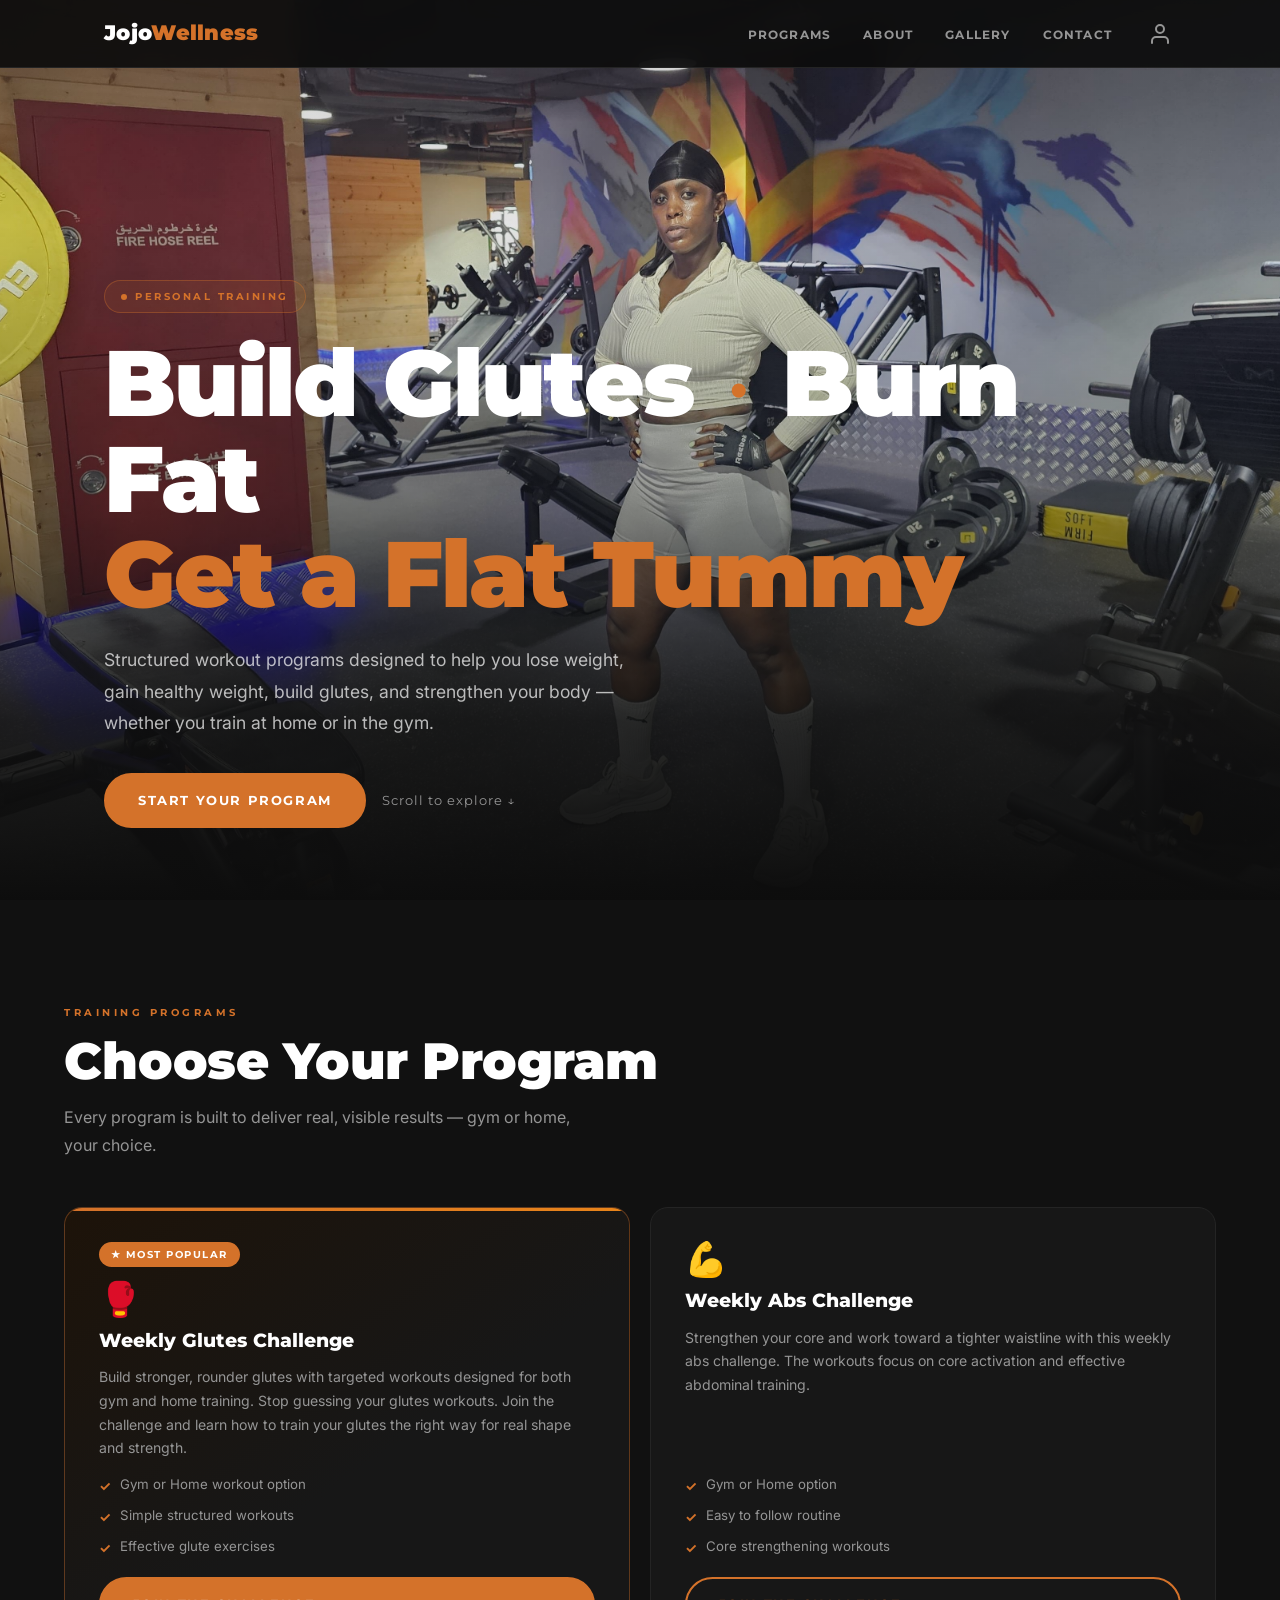
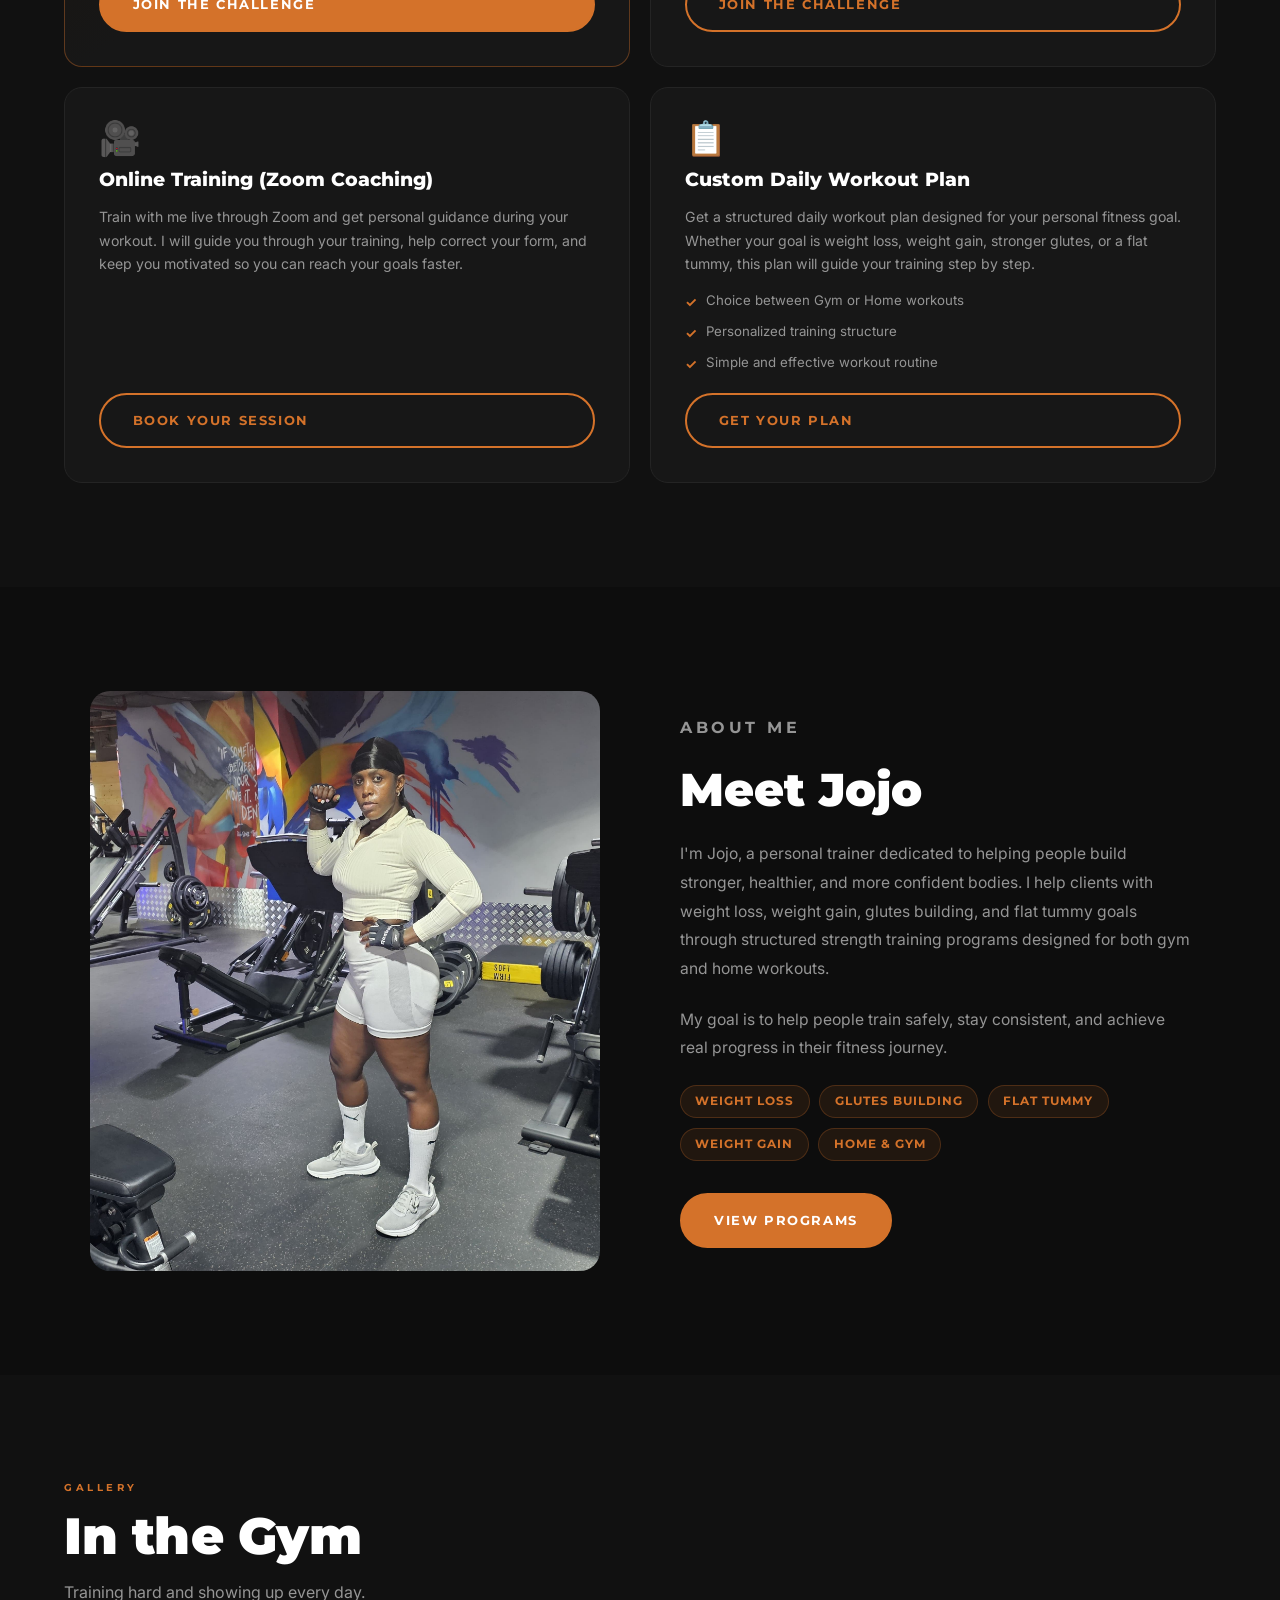
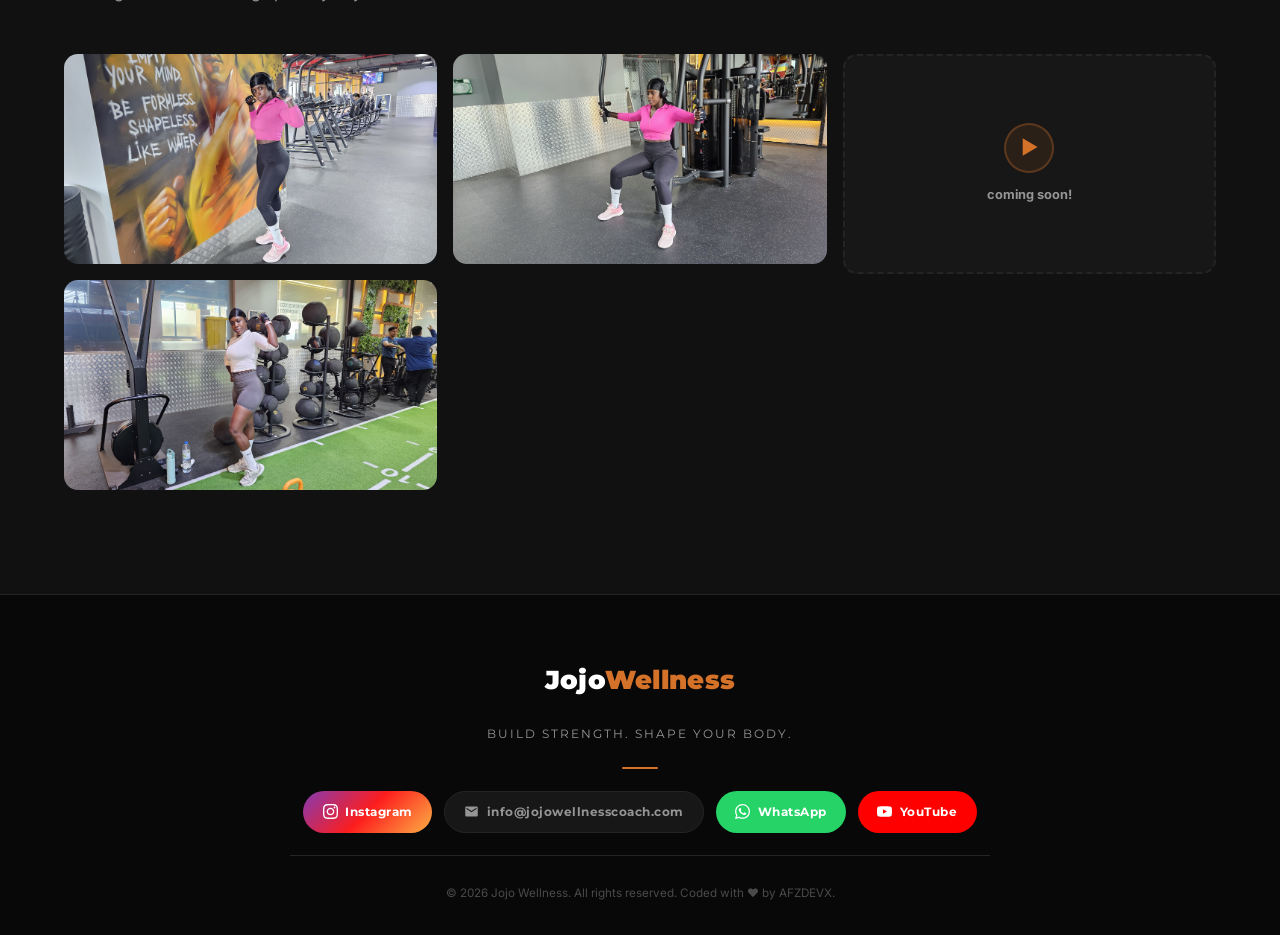
<file: index.html>
<!DOCTYPE html>
<html lang="en">
<head>
    <meta charset="UTF-8">
    <meta name="viewport" content="width=device-width, initial-scale=1.0">
    <meta name="apple-mobile-web-app-title" content="MyWebSite" />
    <title>Jojo Wellness — Build Strength. Shape Your Body.</title>
    <meta name="description" content="Structured workout programs for weight loss, glutes building, and flat tummy — gym or home. Train with Jojo Wellness.">
    <link rel="preconnect" href="https://fonts.googleapis.com">
    <link rel="preconnect" href="https://fonts.gstatic.com" crossorigin>
    <link href="https://fonts.googleapis.com/css2?family=Montserrat:wght@400;600;700;800;900&family=Inter:wght@300;400;500&display=swap" rel="stylesheet">
    <!-- CSS -->
    <link rel="stylesheet" href="./resources/CSS/index.css">
    <!-- FAVICON -->
     <link rel="icon" type="image/png" href="favicon-96x96.png" sizes="96x96" />
     <link rel="icon" type="image/svg+xml" href="favicon.svg" />
     <link rel="shortcut icon" href="favicon.ico" />
     <link rel="apple-touch-icon" sizes="180x180" href="apple-touch-icon.png" />
     <link rel="manifest" href="site.webmanifest" />
</head>
<body>

    <!-- NAVBAR -->
    <nav class="navbar" id="navbar" role="navigation" aria-label="Main navigation">
        <div class="navbar-inner">
            <a href="#home" class="nav-brand">Jojo<em>Wellness</em></a>

            <ul class="nav-links" role="list">
                <li><a href="#programs">Programs</a></li>
                <li><a href="#about">About</a></li>
                <li><a href="#gallery">Gallery</a></li>
                <li><a href="#contact">Contact</a></li>
                <li><a href="./auth/login.html" class="nav-login-icon" aria-label="Login">
                    <svg xmlns="http://www.w3.org/2000/svg" width="24" height="24" viewBox="0 0 24 24" fill="none" stroke="currentColor" stroke-width="2" stroke-linecap="round" stroke-linejoin="round" aria-hidden="true">
                        <path d="M20 21v-2a4 4 0 0 0-4-4H8a4 4 0 0 0-4 4v2"/>
                        <circle cx="12" cy="7" r="4"/>
                    </svg>
                </a></li>
            </ul>

            <button
                class="hamburger"
                id="hamburger"
                aria-label="Toggle navigation menu"
                aria-expanded="false"
                aria-controls="mobileNav"
            >
                <span></span>
                <span></span>
                <span></span>
            </button>
        </div>
    </nav>

    <!-- Mobile nav drawer -->
    <div class="mobile-nav" id="mobileNav" role="navigation" aria-label="Mobile navigation">
        <a href="#programs" onclick="closeNav()">Programs</a>
        <a href="#about"    onclick="closeNav()">About</a>
        <a href="#gallery"  onclick="closeNav()">Gallery</a>
        <a href="#contact"         onclick="closeNav()">Contact</a>
        <a href="./auth/login.html" onclick="closeNav()">Log In</a>
        <a href="#programs"        onclick="closeNav()">Start Your Program &rarr;</a>
    </div>


    <!-- HERO -->
    <section id="home" aria-label="Hero">
        <div class="hero-bg">
            <!-- Hero: strong full-body gym pose, white outfit -->
            <img
                src="resources/images/efc2a37e-25c5-4a31-9908-f363e6173562.jpeg"
                alt="Jojo — Personal Trainer standing confidently in the gym"
                loading="eager"
                fetchpriority="high"
            >
        </div>

        <div class="hero-content">
            <div class="hero-eyebrow">Personal Training</div>
            <h1>
                Build Glutes<span class="sep"> &bull; </span>Burn Fat<br>
                <span class="hl">Get a Flat Tummy</span>
            </h1>
            <p class="hero-sub">
                Structured workout programs designed to help you lose weight, gain healthy weight,
                build glutes, and strengthen your body — whether you train at home or in the gym.
            </p>
            <div class="hero-cta-wrap">
                <a href="#programs" class="btn btn-primary">Start Your Program</a>
                <span class="hero-scroll-hint">Scroll to explore &darr;</span>
            </div>
        </div>
    </section>


    <!-- PROGRAMS -->
    <section id="programs" aria-labelledby="programs-title">
        <div class="programs-wrap">
            <div class="section-head">
                <p class="section-label">Training Programs</p>
                <h2 class="section-title" id="programs-title">Choose Your Program</h2>
                <p class="section-sub">Every program is built to deliver real, visible results — gym or home, your choice.</p>
            </div>

            <div class="programs-grid">

                <!-- ── 1. WEEKLY GLUTES CHALLENGE (featured — appears first) ── -->
                <div class="card featured">
                    <div class="card-badge">&#9733; Most Popular</div>
                    <div class="card-icon">&#129354;</div>
                    <h3>Weekly Glutes Challenge</h3>
                    <p>
                        Build stronger, rounder glutes with targeted workouts designed for both gym and home training.
                        Stop guessing your glutes workouts. Join the challenge and learn how to train your glutes
                        the right way for real shape and strength.
                    </p>
                    <ul class="card-includes">
                        <li>Gym or Home workout option</li>
                        <li>Simple structured workouts</li>
                        <li>Effective glute exercises</li>
                    </ul>
                    <!-- REPLACE href="#paypal-placeholder" with your actual PayPal checkout link for the Glutes Challenge -->
                    <a href="#paypal-placeholder" class="btn btn-primary">Join the Challenge</a>
                </div>

                <!-- ── 2. WEEKLY ABS CHALLENGE ── -->
                <div class="card">
                    <div class="card-icon">&#128170;</div>
                    <h3>Weekly Abs Challenge</h3>
                    <p>
                        Strengthen your core and work toward a tighter waistline with this weekly abs challenge.
                        The workouts focus on core activation and effective abdominal training.
                    </p>
                    <ul class="card-includes">
                        <li>Gym or Home option</li>
                        <li>Easy to follow routine</li>
                        <li>Core strengthening workouts</li>
                    </ul>
                    <!-- REPLACE href="#paypal-placeholder" with your actual PayPal checkout link for the Abs Challenge -->
                    <a href="#paypal-placeholder" class="btn btn-outline">Join the Challenge</a>
                </div>

                <!-- ── 3. ONLINE TRAINING (ZOOM COACHING) ── -->
                <div class="card">
                    <div class="card-icon">&#127909;</div>
                    <h3>Online Training (Zoom Coaching)</h3>
                    <p>
                        Train with me live through Zoom and get personal guidance during your workout.
                        I will guide you through your training, help correct your form, and keep you motivated
                        so you can reach your goals faster.
                    </p>
                    <!-- REPLACE href="#paypal-placeholder" with your actual PayPal checkout link for Zoom Coaching -->
                    <a href="#paypal-placeholder" class="btn btn-outline">Book Your Session</a>
                </div>

                <!-- ── 4. CUSTOM DAILY WORKOUT PLAN ── -->
                <div class="card">
                    <div class="card-icon">&#128203;</div>
                    <h3>Custom Daily Workout Plan</h3>
                    <p>
                        Get a structured daily workout plan designed for your personal fitness goal.
                        Whether your goal is weight loss, weight gain, stronger glutes, or a flat tummy,
                        this plan will guide your training step by step.
                    </p>
                    <ul class="card-includes">
                        <li>Choice between Gym or Home workouts</li>
                        <li>Personalized training structure</li>
                        <li>Simple and effective workout routine</li>
                    </ul>
                    <!-- REPLACE href="#paypal-placeholder" with your actual PayPal checkout link for Custom Plan -->
                    <a href="#paypal-placeholder" class="btn btn-outline">Get Your Plan</a>
                </div>

            </div>
        </div>
    </section>


    <!-- ABOUT -->
    <section id="about" aria-labelledby="about-title">
        <div class="about-wrap">
            <div class="about-img-wrap">
                <!-- About: confident gym pose, great portrait crop -->
                <img
                    src="resources/images/167c7b37-2dc2-4f9b-9af3-929a4b3c46bd.jpeg"
                    alt="Jojo — Personal Trainer"
                    loading="lazy"
                >
            </div>

            <div class="about-text">
                <p class="section-label">About Me</p>
                <h2 id="about-title">Meet Jojo</h2>
                <p>
                    I'm Jojo, a personal trainer dedicated to helping people build stronger, healthier,
                    and more confident bodies. I help clients with weight loss, weight gain, glutes building,
                    and flat tummy goals through structured strength training programs designed for both
                    gym and home workouts.
                </p>
                <p>
                    My goal is to help people train safely, stay consistent, and achieve real progress
                    in their fitness journey.
                </p>
                <div class="about-pills">
                    <span class="pill">Weight Loss</span>
                    <span class="pill">Glutes Building</span>
                    <span class="pill">Flat Tummy</span>
                    <span class="pill">Weight Gain</span>
                    <span class="pill">Home &amp; Gym</span>
                </div>
                <a href="#programs" class="btn btn-primary">View Programs</a>
            </div>
        </div>
    </section>


    <!-- GALLERY -->
    <section id="gallery" aria-labelledby="gallery-title">
        <div class="gallery-wrap">
            <div class="section-head">
                <p class="section-label">Gallery</p>
                <h2 class="section-title" id="gallery-title">In the Gym</h2>
                <p class="section-sub">Training hard and showing up every day.</p>
            </div>

            <div class="gallery-grid">

                <!-- Pink top, motivational mural background -->
                <div class="g-item">
                    <img
                        src="resources/images/d660bff8-9f38-4514-8716-2a7935e64eeb.jpeg"
                        alt="Jojo training at the gym"
                        loading="lazy"
                    >
                </div>

                <!-- Holding dumbbell, ball rack behind -->
                <div class="g-item">
                    <img
                        src="resources/images/6f77f87f-7740-4323-9e26-0e542e01b812.jpeg"
                        alt="Jojo with weights"
                        loading="lazy"
                    >
                </div>

                <!-- Pink top, cable machine workout -->
                <div class="g-item">
                    <img
                        src="resources/images/93684ec4-ee27-4989-90e1-8ff638533ca3.jpeg"
                        alt="Jojo working out on cable machine"
                        loading="lazy"
                    >
                </div>

                <!-- ================================================================
                     VIDEO PLACEHOLDER BLOCK — add short workout clips here later.

                     To add a local video, replace this .g-video-slot div with:

                     <div class="g-item">
                         <video src="resources/videos/clip1.mp4"
                                autoplay muted loop playsinline
                                style="width:100%;display:block;">
                         </video>
                     </div>

                     For a YouTube / Instagram embed (9:16 vertical):
                     <div class="g-item" style="aspect-ratio:9/16;position:relative;overflow:hidden;border-radius:14px;">
                         <iframe src="YOUR_EMBED_URL"
                                 style="position:absolute;inset:0;width:100%;height:100%;border:none;"
                                 allowfullscreen>
                         </iframe>
                     </div>
                ================================================================ -->
                <div class="g-video-slot">
                    <div class="play-icon">&#9654;</div>
                    <p><strong>coming soon!</strong></p>
                </div>

            </div>
        </div>
    </section>


    <!-- FOOTER -->
    <footer id="contact">
        <div class="footer-wrap">
            <div class="footer-brand">Jojo<em>Wellness</em></div>
            <div class="footer-slogan">Build Strength. Shape Your Body.</div>
            <div class="footer-divider"></div>

            <div class="footer-contact">
                <!-- IG -->
                <a href="https://www.instagram.com/coach_fitjojo/" class="c-link instagram" target="_blank" rel="noopener noreferrer" aria-label="Follow on Instagram">
                    <svg viewBox="0 0 24 24" aria-hidden="true">
                        <path d="M12 2.163c3.204 0 3.584.012 4.85.07 3.252.148 4.771 1.691 4.919 4.919.058 1.265.069 1.645.069 4.849 0 3.205-.012 3.584-.069 4.849-.149 3.225-1.664 4.771-4.919 4.919-1.266.058-1.644.07-4.85.07-3.204 0-3.584-.012-4.849-.07-3.26-.149-4.771-1.699-4.919-4.92-.058-1.265-.07-1.644-.07-4.849 0-3.204.013-3.583.07-4.849.149-3.227 1.664-4.771 4.919-4.919 1.266-.057 1.645-.069 4.849-.069zm0-2.163c-3.259 0-3.667.014-4.947.072-4.358.2-6.78 2.618-6.98 6.98-.059 1.281-.073 1.689-.073 4.948 0 3.259.014 3.668.072 4.948.2 4.358 2.618 6.78 6.98 6.98 1.281.058 1.689.072 4.948.072 3.259 0 3.668-.014 4.948-.072 4.354-.2 6.782-2.618 6.979-6.98.059-1.28.073-1.689.073-4.948 0-3.259-.014-3.667-.072-4.947-.196-4.354-2.617-6.78-6.979-6.98-1.281-.059-1.69-.073-4.949-.073zm0 5.838c-3.403 0-6.162 2.759-6.162 6.162s2.759 6.163 6.162 6.163 6.162-2.759 6.162-6.163c0-3.403-2.759-6.162-6.162-6.162zm0 10.162c-2.209 0-4-1.79-4-4 0-2.209 1.791-4 4-4s4 1.791 4 4c0 2.21-1.791 4-4 4zm6.406-11.845c-.796 0-1.441.645-1.441 1.44s.645 1.44 1.441 1.44c.795 0 1.439-.645 1.439-1.44s-.644-1.44-1.439-1.44z"/>
                    </svg>
                    Instagram
                </a>
                <!-- E-MAIL -->
                <a href="mailto:hello@jojowellness.com" class="c-link email" aria-label="Send an email">
                    <svg viewBox="0 0 24 24" aria-hidden="true">
                        <path d="M20 4H4c-1.1 0-2 .9-2 2v12c0 1.1.9 2 2 2h16c1.1 0 2-.9 2-2V6c0-1.1-.9-2-2-2zm0 4l-8 5-8-5V6l8 5 8-5v2z"/>
                    </svg>
                    info@jojowellnesscoach.com
                </a>

                <!-- WP -->
                <a href="https://wa.me/0000000000" class="c-link whatsapp" target="_blank" rel="noopener noreferrer" aria-label="Message on WhatsApp">
                    <svg viewBox="0 0 24 24" aria-hidden="true">
                        <path d="M17.472 14.382c-.297-.149-1.758-.867-2.03-.967-.273-.099-.471-.148-.67.15-.197.297-.767.966-.94 1.164-.173.199-.347.223-.644.075-.297-.15-1.255-.463-2.39-1.475-.883-.788-1.48-1.761-1.653-2.059-.173-.297-.018-.458.13-.606.134-.133.298-.347.446-.52.149-.174.198-.298.298-.497.099-.198.05-.371-.025-.52-.075-.149-.669-1.612-.916-2.207-.242-.579-.487-.5-.669-.51-.173-.008-.371-.01-.57-.01-.198 0-.52.074-.792.372-.272.297-1.04 1.016-1.04 2.479 0 1.462 1.065 2.875 1.213 3.074.149.198 2.096 3.2 5.077 4.487.709.306 1.262.489 1.694.625.712.227 1.36.195 1.871.118.571-.085 1.758-.719 2.006-1.413.248-.694.248-1.289.173-1.413-.074-.124-.272-.198-.57-.347m-5.421 7.403h-.004a9.87 9.87 0 01-5.031-1.378l-.361-.214-3.741.982.998-3.648-.235-.374a9.86 9.86 0 01-1.51-5.26c.001-5.45 4.436-9.884 9.888-9.884 2.64 0 5.122 1.03 6.988 2.898a9.825 9.825 0 012.893 6.994c-.003 5.45-4.437 9.884-9.885 9.884m8.413-18.297A11.815 11.815 0 0012.05 0C5.495 0 .16 5.335.157 11.892c0 2.096.547 4.142 1.588 5.945L.057 24l6.305-1.654a11.882 11.882 0 005.683 1.448h.005c6.554 0 11.89-5.335 11.893-11.893a11.821 11.821 0 00-3.48-8.413z"/>
                    </svg>
                    WhatsApp
                </a>

                <!-- YT -->
                <a href="https://www.youtube.com/@coach_jojo" class="c-link youtube" target="_blank" rel="noopener noreferrer" aria-label="Watch on YouTube">
                    <svg viewBox="0 0 24 24" aria-hidden="true">
                        <path d="M23.498 6.186a3.016 3.016 0 0 0-2.122-2.136C19.505 3.545 12 3.545 12 3.545s-7.505 0-9.377.505A3.017 3.017 0 0 0 .502 6.186C0 8.07 0 12 0 12s0 3.93.502 5.814a3.016 3.016 0 0 0 2.122 2.136c1.871.505 9.376.505 9.376.505s7.505 0 9.377-.505a3.015 3.015 0 0 0 2.122-2.136C24 15.93 24 12 24 12s0-3.93-.502-5.814zM9.545 15.568V8.432L15.818 12l-6.273 3.568z"/>
                    </svg>
                    YouTube
                </a>

            </div>

            <p class="footer-copy">
                &copy; <span id="yr"></span> Jojo Wellness. All rights reserved. Coded with ❤️ by AFZDEVX.
            </p>
        </div>
    </footer>


    <script src="./resources/JS/index.js"></script>

</body>
</html>
</file>
<file: resources/CSS/index.css>
/* ===================================================
   JOJO WELLNESS — STYLESHEET
   Color palette:
     --bg         #0d0d0d  (site base)
     --bg-section #111111  (alternate sections)
     --bg-card    #171717  (cards)
     --accent     #D4722A  (burnt orange — primary)
     --border     #242424
=================================================== */

*, *::before, *::after {
    box-sizing: border-box;
    margin: 0;
    padding: 0;
}

:root {
    --bg:           #0d0d0d;
    --bg-section:   #111111;
    --bg-card:      #171717;
    --accent:       #D4722A;
    --accent-hover: #E8841A;
    --accent-glow:  rgba(212, 114, 42, 0.28);
    --accent-tint:  rgba(212, 114, 42, 0.10);
    --text:         #ffffff;
    --text-muted:   #959595;
    --border:       #242424;
    --nav-h:        68px;
}

html {
    scroll-behavior: smooth;
}

body {
    background: var(--bg);
    color: var(--text);
    font-family: 'Inter', sans-serif;
    line-height: 1.65;
    overflow-x: hidden;
    -webkit-font-smoothing: antialiased;
}

img {
    display: block;
    max-width: 100%;
}

a {
    text-decoration: none;
    color: inherit;
}

h1, h2, h3, h4 {
    font-family: 'Montserrat', sans-serif;
    line-height: 1.12;
}


/* ============================================================
   NAVBAR
============================================================ */
.navbar {
    position: fixed;
    top: 0;
    left: 0;
    width: 100%;
    height: var(--nav-h);
    background: rgba(13, 13, 13, 0.92);
    backdrop-filter: blur(14px);
    -webkit-backdrop-filter: blur(14px);
    border-bottom: 1px solid var(--border);
    z-index: 1000;
    transition: box-shadow 0.3s;
}

.navbar-inner {
    max-width: 1200px;
    margin: 0 auto;
    height: 100%;
    padding: 0 5%;
    display: flex;
    align-items: center;
    justify-content: space-between;
}

.nav-brand {
    font-family: 'Montserrat', sans-serif;
    font-weight: 900;
    font-size: 1.3rem;
    letter-spacing: 0.3px;
    flex-shrink: 0;
}

.nav-brand em {
    color: var(--accent);
    font-style: normal;
}

.nav-links {
    display: flex;
    align-items: center;
    gap: 2rem;
    list-style: none;
}

.nav-links a {
    font-family: 'Montserrat', sans-serif;
    font-size: 0.78rem;
    font-weight: 700;
    letter-spacing: 1.2px;
    text-transform: uppercase;
    color: var(--text-muted);
    transition: color 0.22s;
}

.nav-links a:hover {
    color: var(--text);
}

.nav-links .nav-pill {
    background: var(--accent);
    color: #fff;
    padding: 0.48rem 1.25rem;
    border-radius: 50px;
    transition: background 0.22s, transform 0.2s, box-shadow 0.22s;
}

.nav-links .nav-pill:hover {
    background: var(--accent-hover);
    transform: translateY(-1px);
    box-shadow: 0 6px 20px var(--accent-glow);
    color: #fff;
}

.nav-links .nav-login-icon {
    display: flex;
    align-items: center;
    color: var(--text-muted, #aaa);
    transition: color 0.2s, transform 0.2s;
    padding: 0.25rem;
}

.nav-links .nav-login-icon:hover {
    color: var(--accent);
    transform: translateY(-1px);
}

/* Hamburger button */
.hamburger {
    display: none;
    flex-direction: column;
    justify-content: center;
    gap: 5px;
    width: 36px;
    height: 36px;
    background: none;
    border: none;
    cursor: pointer;
    padding: 4px;
    -webkit-tap-highlight-color: transparent;
}

.hamburger span {
    display: block;
    width: 22px;
    height: 2px;
    background: var(--text);
    border-radius: 2px;
    transition: transform 0.3s, opacity 0.3s;
    transform-origin: center;
}

.hamburger.is-open span:nth-child(1) { transform: translateY(7px) rotate(45deg); }
.hamburger.is-open span:nth-child(2) { opacity: 0; transform: scaleX(0); }
.hamburger.is-open span:nth-child(3) { transform: translateY(-7px) rotate(-45deg); }

/* Mobile nav drawer */
.mobile-nav {
    display: none;
    position: fixed;
    top: var(--nav-h);
    left: 0;
    width: 100%;
    background: rgba(11, 11, 11, 0.97);
    backdrop-filter: blur(18px);
    -webkit-backdrop-filter: blur(18px);
    border-bottom: 1px solid var(--border);
    z-index: 999;
    flex-direction: column;
}

.mobile-nav.is-open {
    display: flex;
}

.mobile-nav a {
    font-family: 'Montserrat', sans-serif;
    font-size: 1rem;
    font-weight: 700;
    letter-spacing: 1px;
    text-transform: uppercase;
    color: var(--text-muted);
    padding: 1.1rem 5%;
    border-bottom: 1px solid var(--border);
    transition: color 0.2s, background 0.2s;
}

.mobile-nav a:last-child {
    border-bottom: none;
    color: var(--accent);
    padding-top: 1.3rem;
    padding-bottom: 1.3rem;
}

.mobile-nav a:hover {
    color: var(--text);
    background: rgba(255,255,255,0.03);
}


/* ============================================================
   BUTTONS
============================================================ */
.btn {
    display: inline-block;
    font-family: 'Montserrat', sans-serif;
    font-weight: 700;
    font-size: 0.8rem;
    letter-spacing: 1.6px;
    text-transform: uppercase;
    padding: 0.92rem 2rem;
    border-radius: 50px;
    cursor: pointer;
    border: 2px solid transparent;
    transition: background 0.25s, color 0.25s, transform 0.22s, box-shadow 0.25s;
    -webkit-tap-highlight-color: transparent;
    white-space: nowrap;
}

.btn-primary {
    background: var(--accent);
    color: #fff;
    border-color: var(--accent);
}

.btn-primary:hover {
    background: var(--accent-hover);
    border-color: var(--accent-hover);
    transform: translateY(-2px);
    box-shadow: 0 10px 28px var(--accent-glow);
}

.btn-primary:active { transform: translateY(0); }

.btn-outline {
    background: transparent;
    color: var(--accent);
    border-color: var(--accent);
}

.btn-outline:hover {
    background: var(--accent);
    color: #fff;
    transform: translateY(-2px);
    box-shadow: 0 10px 28px var(--accent-glow);
}

.btn-outline:active { transform: translateY(0); }


/* ============================================================
   SHARED SECTION LAYOUT
============================================================ */
.section-label {
    font-family: 'Montserrat', sans-serif;
    font-size: 0.65rem;
    font-weight: 700;
    letter-spacing: 3.5px;
    text-transform: uppercase;
    color: var(--accent);
    margin-bottom: 0.7rem;
}

.section-title {
    font-size: clamp(2rem, 5vw, 3.2rem);
    font-weight: 900;
    letter-spacing: -0.5px;
    margin-bottom: 0.85rem;
}

.section-sub {
    color: var(--text-muted);
    font-size: 1rem;
    max-width: 520px;
    line-height: 1.75;
}

.section-head {
    margin-bottom: 3rem;
}


/* ============================================================
   HERO
============================================================ */
#home {
    position: relative;
    min-height: 100vh;
    min-height: 100svh;
    display: flex;
    align-items: flex-end;
    padding-bottom: 8vh;
    overflow: hidden;
}

.hero-bg {
    position: absolute;
    inset: 0;
    z-index: 0;
}

.hero-bg img {
    width: 100%;
    height: 100%;
    object-fit: cover;
    object-position: center top;
}

/* Multi-stop gradient: preserves face visibility at top, darkens bottom for legible text */
.hero-bg::after {
    content: '';
    position: absolute;
    inset: 0;
    background: linear-gradient(
        to bottom,
        rgba(13,13,13,0.20) 0%,
        rgba(13,13,13,0.10) 25%,
        rgba(13,13,13,0.40) 55%,
        rgba(13,13,13,0.88) 80%,
        rgba(13,13,13,1.00) 100%
    );
}

.hero-content {
    position: relative;
    z-index: 1;
    width: 100%;
    max-width: 1200px;
    margin: 0 auto;
    padding: 0 5%;
}

.hero-eyebrow {
    display: inline-flex;
    align-items: center;
    gap: 0.5rem;
    background: var(--accent-tint);
    border: 1px solid rgba(212, 114, 42, 0.35);
    color: var(--accent);
    font-family: 'Montserrat', sans-serif;
    font-size: 0.65rem;
    font-weight: 700;
    letter-spacing: 2.5px;
    text-transform: uppercase;
    padding: 0.42rem 1rem;
    border-radius: 50px;
    margin-bottom: 1.4rem;
}

.hero-eyebrow::before {
    content: '';
    width: 6px;
    height: 6px;
    background: var(--accent);
    border-radius: 50%;
    flex-shrink: 0;
}

#home h1 {
    font-size: clamp(2.6rem, 8.5vw, 5.8rem);
    font-weight: 900;
    letter-spacing: -2px;
    line-height: 1.03;
    margin-bottom: 1.4rem;
}

#home h1 .hl {
    color: var(--accent);
}

#home h1 .sep {
    color: var(--accent);
    font-weight: 400;
    margin: 0 0.1em;
}

.hero-sub {
    color: rgba(255,255,255,0.7);
    font-size: clamp(0.95rem, 2.2vw, 1.1rem);
    max-width: 520px;
    line-height: 1.78;
    margin-bottom: 2.2rem;
}

.hero-cta-wrap {
    display: flex;
    align-items: center;
    gap: 1rem;
    flex-wrap: wrap;
}

.hero-scroll-hint {
    color: var(--text-muted);
    font-size: 0.8rem;
    font-family: 'Montserrat', sans-serif;
    letter-spacing: 1px;
}


/* ============================================================
   PROGRAMS
============================================================ */
#programs {
    background: var(--bg-section);
    padding: 6.5rem 5%;
}

.programs-wrap {
    max-width: 1200px;
    margin: 0 auto;
}

.programs-grid {
    display: grid;
    grid-template-columns: repeat(2, 1fr);
    gap: 1.25rem;
}

.card {
    background: var(--bg-card);
    border: 1px solid var(--border);
    border-radius: 18px;
    padding: 2.1rem;
    display: flex;
    flex-direction: column;
    gap: 0.9rem;
    position: relative;
    overflow: hidden;
    transition: transform 0.3s ease, border-color 0.3s, box-shadow 0.3s;
}

/* Accent top-bar that slides in on hover */
.card::before {
    content: '';
    position: absolute;
    top: 0;
    left: 0;
    right: 0;
    height: 3px;
    background: linear-gradient(90deg, var(--accent), var(--accent-hover));
    transform: scaleX(0);
    transform-origin: left;
    transition: transform 0.35s ease;
}

.card:hover {
    transform: translateY(-5px);
    border-color: rgba(212, 114, 42, 0.3);
    box-shadow: 0 20px 50px rgba(0,0,0,0.45);
}

.card:hover::before {
    transform: scaleX(1);
}

/* Featured card — always has the top bar + warm gradient */
.card.featured {
    border-color: rgba(212, 114, 42, 0.38);
    background: linear-gradient(145deg, #1d1309 0%, var(--bg-card) 55%);
}

.card.featured::before {
    transform: scaleX(1);
}

.card-badge {
    display: inline-flex;
    align-items: center;
    gap: 0.35rem;
    background: var(--accent);
    color: #fff;
    font-family: 'Montserrat', sans-serif;
    font-size: 0.62rem;
    font-weight: 700;
    letter-spacing: 1.5px;
    text-transform: uppercase;
    padding: 0.28rem 0.75rem;
    border-radius: 50px;
    width: fit-content;
}

.card-icon {
    font-size: 2.1rem;
    line-height: 1;
}

.card h3 {
    font-size: 1.2rem;
    font-weight: 800;
    color: var(--text);
}

.card > p {
    color: var(--text-muted);
    font-size: 0.88rem;
    line-height: 1.68;
    flex: 1;
}

.card-includes {
    list-style: none;
    display: flex;
    flex-direction: column;
    gap: 0.45rem;
    margin-bottom: 0.25rem;
}

.card-includes li {
    display: flex;
    align-items: flex-start;
    gap: 0.6rem;
    font-size: 0.83rem;
    color: var(--text-muted);
}

.card-includes li::before {
    content: '✓';
    color: var(--accent);
    font-weight: 700;
    font-size: 0.85rem;
    flex-shrink: 0;
    margin-top: 1px;
}


/* ============================================================
   ABOUT
============================================================ */
#about {
    background: var(--bg);
    padding: 6.5rem 5%;
}

.about-wrap {
    max-width: 1100px;
    margin: 0 auto;
    display: grid;
    grid-template-columns: 1fr 1fr;
    gap: 5rem;
    align-items: center;
}

.about-img-wrap {
    position: relative;
}

.about-img-wrap img {
    width: 100%;
    height: 580px;
    object-fit: cover;
    object-position: center top;
    border-radius: 20px;
}

/* Decorative corner accent */
.about-img-wrap::after {
    content: '';
    position: absolute;
    bottom: -18px;
    right: -18px;
    width: 55%;
    height: 55%;
    border: 3px solid var(--accent);
    border-radius: 14px;
    z-index: -1;
    pointer-events: none;
}

.about-text h2 {
    font-size: clamp(2rem, 4vw, 2.9rem);
    font-weight: 900;
    margin-bottom: 1.5rem;
}

.about-text p {
    color: var(--text-muted);
    font-size: 0.98rem;
    line-height: 1.82;
    margin-bottom: 1.4rem;
}

.about-pills {
    display: flex;
    flex-wrap: wrap;
    gap: 0.6rem;
    margin-bottom: 2rem;
}

.pill {
    background: var(--accent-tint);
    border: 1px solid rgba(212, 114, 42, 0.25);
    color: var(--accent);
    font-family: 'Montserrat', sans-serif;
    font-size: 0.72rem;
    font-weight: 700;
    letter-spacing: 1px;
    text-transform: uppercase;
    padding: 0.38rem 0.9rem;
    border-radius: 50px;
}


/* ============================================================
   GALLERY
============================================================ */
#gallery {
    background: var(--bg-section);
    padding: 6.5rem 5%;
}

.gallery-wrap {
    max-width: 1200px;
    margin: 0 auto;
}

.gallery-grid {
    columns: 3;
    column-gap: 1rem;
    margin-top: 2.5rem;
}

.g-item {
    break-inside: avoid;
    margin-bottom: 1rem;
    border-radius: 14px;
    overflow: hidden;
    position: relative;
    cursor: pointer;
}

.g-item img {
    width: 100%;
    height: auto;
    object-fit: cover;
    display: block;
    transition: transform 0.45s ease;
}

.g-item:hover img {
    transform: scale(1.04);
}

/* Subtle orange tint on hover */
.g-item::after {
    content: '';
    position: absolute;
    inset: 0;
    background: linear-gradient(to top, rgba(212,114,42,0.18), transparent 50%);
    opacity: 0;
    transition: opacity 0.35s;
    pointer-events: none;
}

.g-item:hover::after {
    opacity: 1;
}

/* =================================================================
   VIDEO PLACEHOLDER BLOCK
   To add video clips, replace each .g-video-slot div with a <video>
   tag or an embed iframe. Example:

   <div class="g-item">
       <video src="resources/videos/clip1.mp4"
              autoplay muted loop playsinline
              style="width:100%;border-radius:14px;display:block;">
       </video>
   </div>

   For YouTube / Instagram embed (9:16 vertical):
   <div class="g-item" style="aspect-ratio:9/16;">
       <iframe src="YOUR_EMBED_URL"
               style="width:100%;height:100%;border:none;"
               allowfullscreen>
       </iframe>
   </div>
================================================================= */
.g-video-slot {
    break-inside: avoid;
    margin-bottom: 1rem;
    border-radius: 14px;
    background: var(--bg-card);
    border: 2px dashed var(--border);
    display: flex;
    flex-direction: column;
    align-items: center;
    justify-content: center;
    min-height: 220px;
    padding: 2rem 1.5rem;
    text-align: center;
    gap: 0.75rem;
    color: var(--text-muted);
}

.g-video-slot .play-icon {
    width: 50px;
    height: 50px;
    background: var(--accent-tint);
    border: 2px solid rgba(212,114,42,0.3);
    border-radius: 50%;
    display: flex;
    align-items: center;
    justify-content: center;
    color: var(--accent);
    font-size: 1.2rem;
}

.g-video-slot p {
    font-size: 0.8rem;
    line-height: 1.5;
}

.g-video-slot small {
    font-size: 0.72rem;
    opacity: 0.6;
}


/* ============================================================
   FOOTER
============================================================ */
footer {
    background: #080808;
    border-top: 1px solid var(--border);
    padding: 4rem 5% 2rem;
}

.footer-wrap {
    max-width: 700px;
    margin: 0 auto;
    display: flex;
    flex-direction: column;
    align-items: center;
    text-align: center;
    gap: 1.4rem;
}

.footer-brand {
    font-family: 'Montserrat', sans-serif;
    font-weight: 900;
    font-size: 1.6rem;
    letter-spacing: 0.3px;
}

.footer-brand em {
    color: var(--accent);
    font-style: normal;
}

.footer-slogan {
    font-family: 'Montserrat', sans-serif;
    color: var(--text-muted);
    font-size: 0.78rem;
    letter-spacing: 2px;
    text-transform: uppercase;
}

.footer-divider {
    width: 36px;
    height: 2px;
    background: var(--accent);
    border-radius: 2px;
}

.footer-contact {
    display: flex;
    flex-wrap: wrap;
    gap: 0.75rem;
    justify-content: center;
}

.c-link {
    display: inline-flex;
    align-items: center;
    gap: 0.48rem;
    font-family: 'Montserrat', sans-serif;
    font-size: 0.75rem;
    font-weight: 700;
    letter-spacing: 0.5px;
    padding: 0.62rem 1.2rem;
    border-radius: 50px;
    transition: transform 0.22s, box-shadow 0.22s;
    -webkit-tap-highlight-color: transparent;
}

.c-link:hover {
    transform: translateY(-2px);
    box-shadow: 0 8px 24px rgba(0,0,0,0.5);
}

.c-link svg {
    width: 15px;
    height: 15px;
    fill: currentColor;
    flex-shrink: 0;
}

.c-link.instagram {
    background: linear-gradient(135deg, #833ab4, #fd1d1d 50%, #fcb045);
    color: #fff;
}

.c-link.email {
    background: var(--bg-card);
    border: 1px solid var(--border);
    color: var(--text-muted);
}

.c-link.whatsapp {
    background: #25D366;
    color: #fff;
}

.c-link.youtube {
    background: #FF0000;
    color: #fff;
}

.footer-copy {
    color: #4a4a4a;
    font-size: 0.73rem;
    border-top: 1px solid var(--border);
    padding-top: 1.75rem;
    width: 100%;
}


/* ============================================================
   RESPONSIVE — TABLET  (≤ 960px)
============================================================ */
@media (max-width: 960px) {
    .about-wrap {
        grid-template-columns: 1fr;
        gap: 2.5rem;
    }

    .about-img-wrap img {
        height: 440px;
    }

    .about-img-wrap::after {
        display: none;
    }

    .gallery-grid {
        columns: 2;
    }
}

/* ============================================================
   RESPONSIVE — MOBILE  (≤ 768px)
============================================================ */
@media (max-width: 768px) {
    .nav-links  { display: none; }
    .hamburger  { display: flex; }

    .programs-grid {
        grid-template-columns: 1fr;
    }

    #programs,
    #about,
    #gallery {
        padding: 4.5rem 5%;
    }

    #home {
        padding-bottom: 6vh;
    }

    .hero-sub {
        max-width: 100%;
    }
}

/* ============================================================
   RESPONSIVE — SMALL MOBILE  (≤ 480px)
============================================================ */
@media (max-width: 480px) {
    #home h1 {
        letter-spacing: -1px;
    }

    .gallery-grid {
        columns: 1;
    }

    .about-img-wrap img {
        height: 320px;
    }

    .btn {
        padding: 0.88rem 1.6rem;
        font-size: 0.75rem;
    }

    #programs,
    #about,
    #gallery {
        padding: 3.5rem 4%;
    }

    .hero-cta-wrap {
        flex-direction: column;
        align-items: flex-start;
        gap: 0.85rem;
    }

    .section-head {
        margin-bottom: 2rem;
    }
}

/* ============================================================
   RESPONSIVE — VERY SMALL MOBILE  (≤ 380px)
============================================================ */
@media (max-width: 380px) {
    .navbar-inner {
        padding: 0 4%;
    }

    .hero-content {
        padding: 0 4%;
    }

    #home h1 {
        font-size: clamp(2rem, 10.5vw, 2.6rem);
        letter-spacing: -0.5px;
    }

    .hero-eyebrow {
        font-size: 0.6rem;
    }

    .card {
        padding: 1.6rem 1.4rem;
    }

    footer {
        padding: 3rem 4% 2rem;
    }
}
</file>
